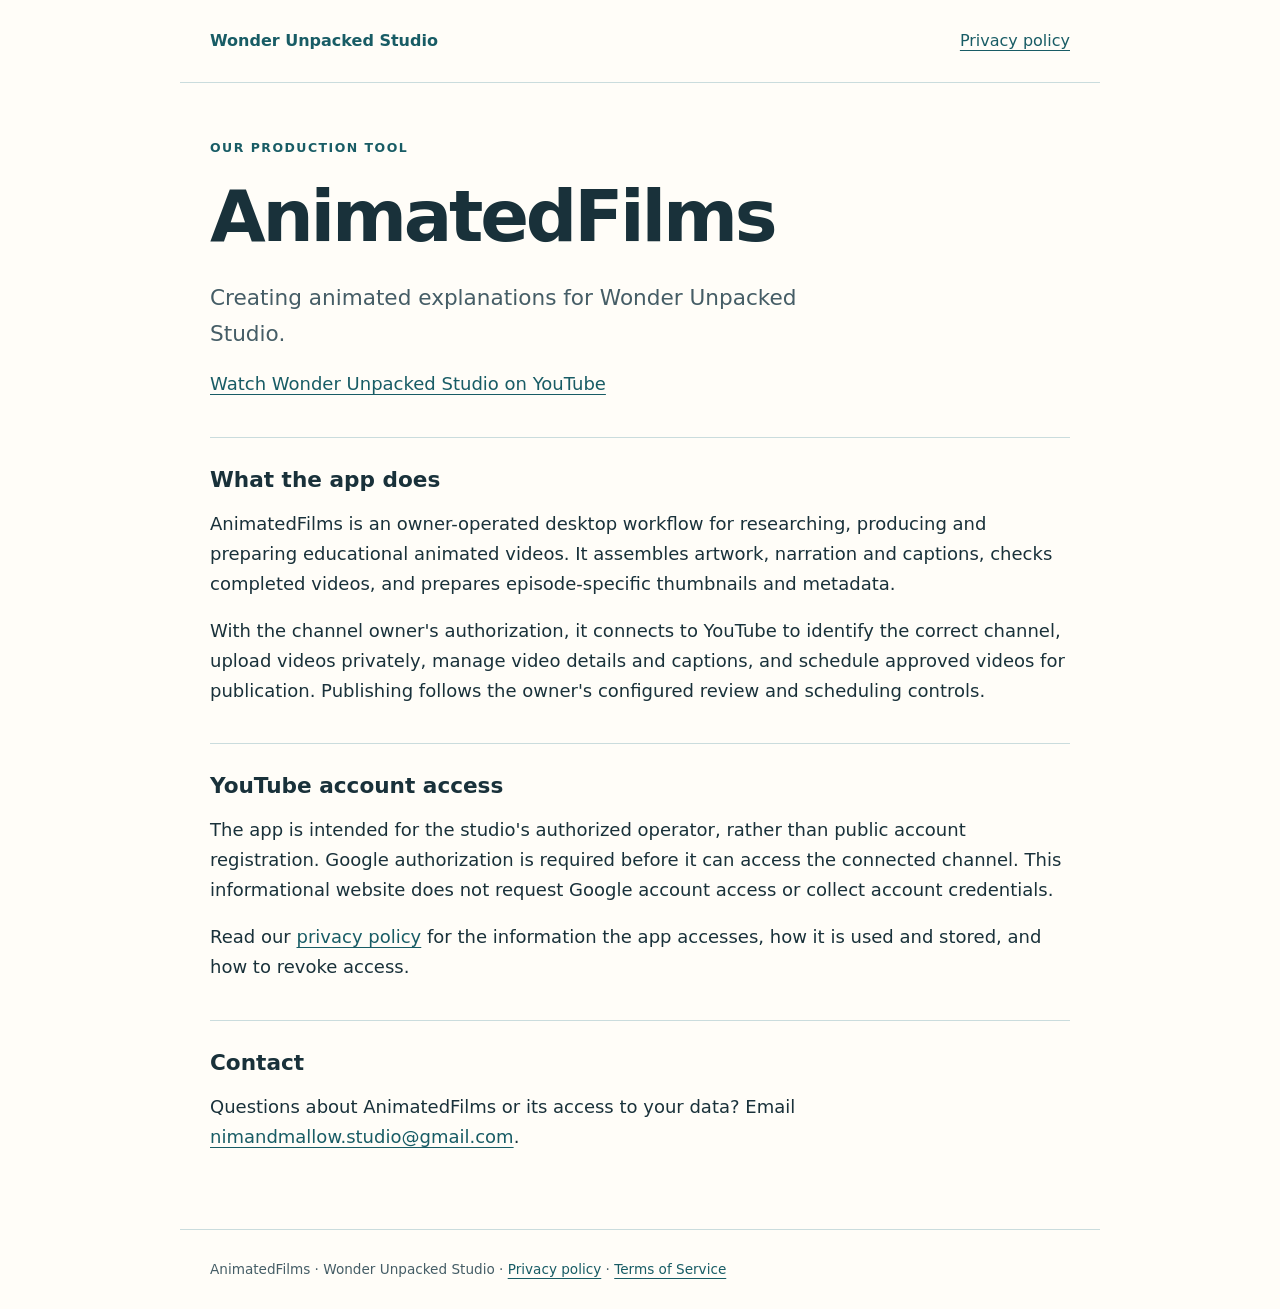
<file: index.html>
<!doctype html>
<html lang="en">
<head>
  <meta charset="utf-8">
  <meta name="viewport" content="width=device-width, initial-scale=1">
  <meta name="description" content="AnimatedFilms is the owner-operated production and YouTube publishing tool for Wonder Unpacked Studio.">
  <title>AnimatedFilms | Wonder Unpacked Studio</title>
  <meta name="google-site-verification" content="scfeGj7V_jiBT5llJP6jB5kS6LHQ4vNzjOL9-F2knAk" />
  <link rel="stylesheet" href="styles.css">
</head>
<body>
  <header><a class="brand" href="./">Wonder Unpacked Studio</a><nav aria-label="Main"><a href="privacy.html">Privacy policy</a></nav></header>
  <main>
    <p class="eyebrow">Our production tool</p>
    <h1>AnimatedFilms</h1>
    <p class="lead">Creating animated explanations for Wonder Unpacked Studio.</p>
    <p><a href="https://www.youtube.com/channel/UCvtK8NKBKQVSo_1a8SSViWw">Watch Wonder Unpacked Studio on YouTube</a></p>
    <section aria-labelledby="about"><h2 id="about">What the app does</h2>
      <p>AnimatedFilms is an owner-operated desktop workflow for researching, producing and preparing educational animated videos. It assembles artwork, narration and captions, checks completed videos, and prepares episode-specific thumbnails and metadata.</p>
      <p>With the channel owner's authorization, it connects to YouTube to identify the correct channel, upload videos privately, manage video details and captions, and schedule approved videos for publication. Publishing follows the owner's configured review and scheduling controls.</p>
    </section>
    <section aria-labelledby="access"><h2 id="access">YouTube account access</h2>
      <p>The app is intended for the studio's authorized operator, rather than public account registration. Google authorization is required before it can access the connected channel. This informational website does not request Google account access or collect account credentials.</p>
      <p>Read our <a href="privacy.html">privacy policy</a> for the information the app accesses, how it is used and stored, and how to revoke access.</p>
    </section>
    <section aria-labelledby="contact"><h2 id="contact">Contact</h2><p>Questions about AnimatedFilms or its access to your data? Email <a href="mailto:nimandmallow.studio@gmail.com">nimandmallow.studio@gmail.com</a>.</p></section>
  </main>
  <footer>AnimatedFilms · Wonder Unpacked Studio · <a href="privacy.html">Privacy policy</a> · <a href="terms.html">Terms of Service</a></footer>
</body>
</html>
</file>
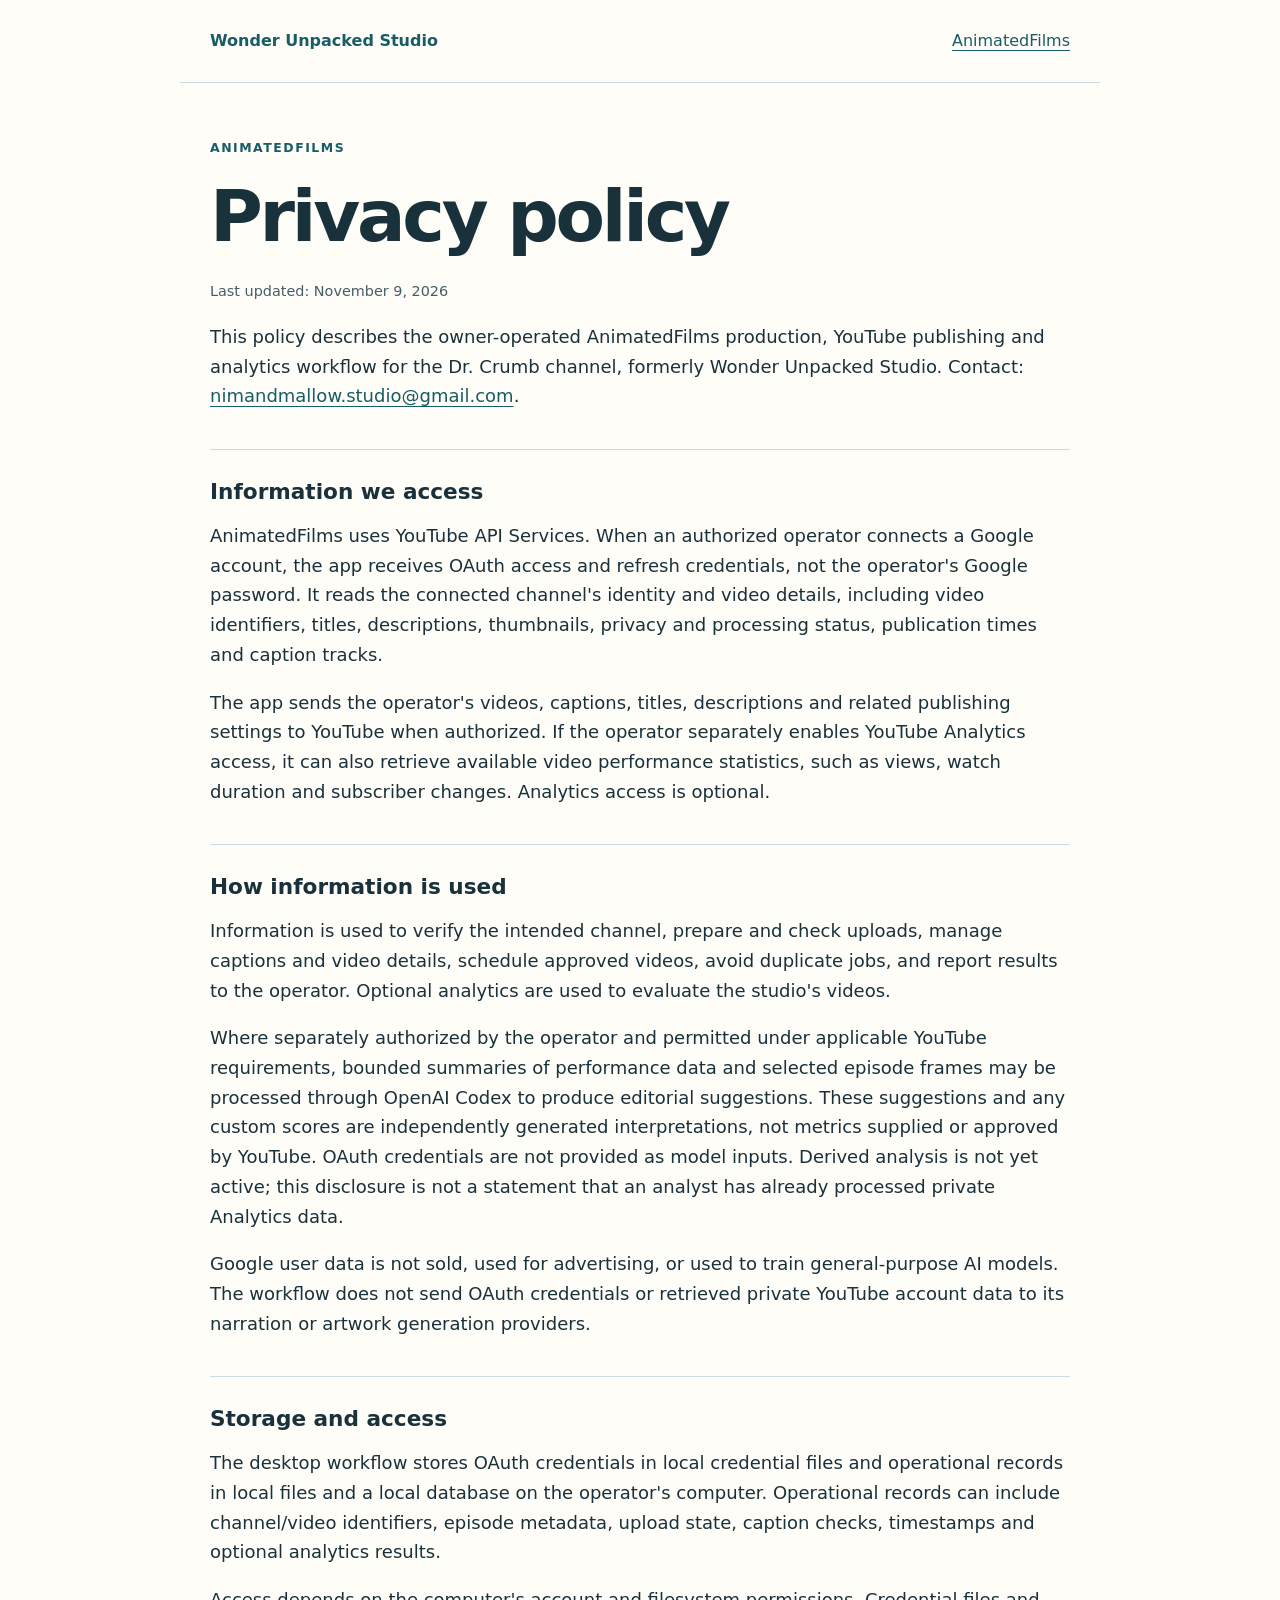
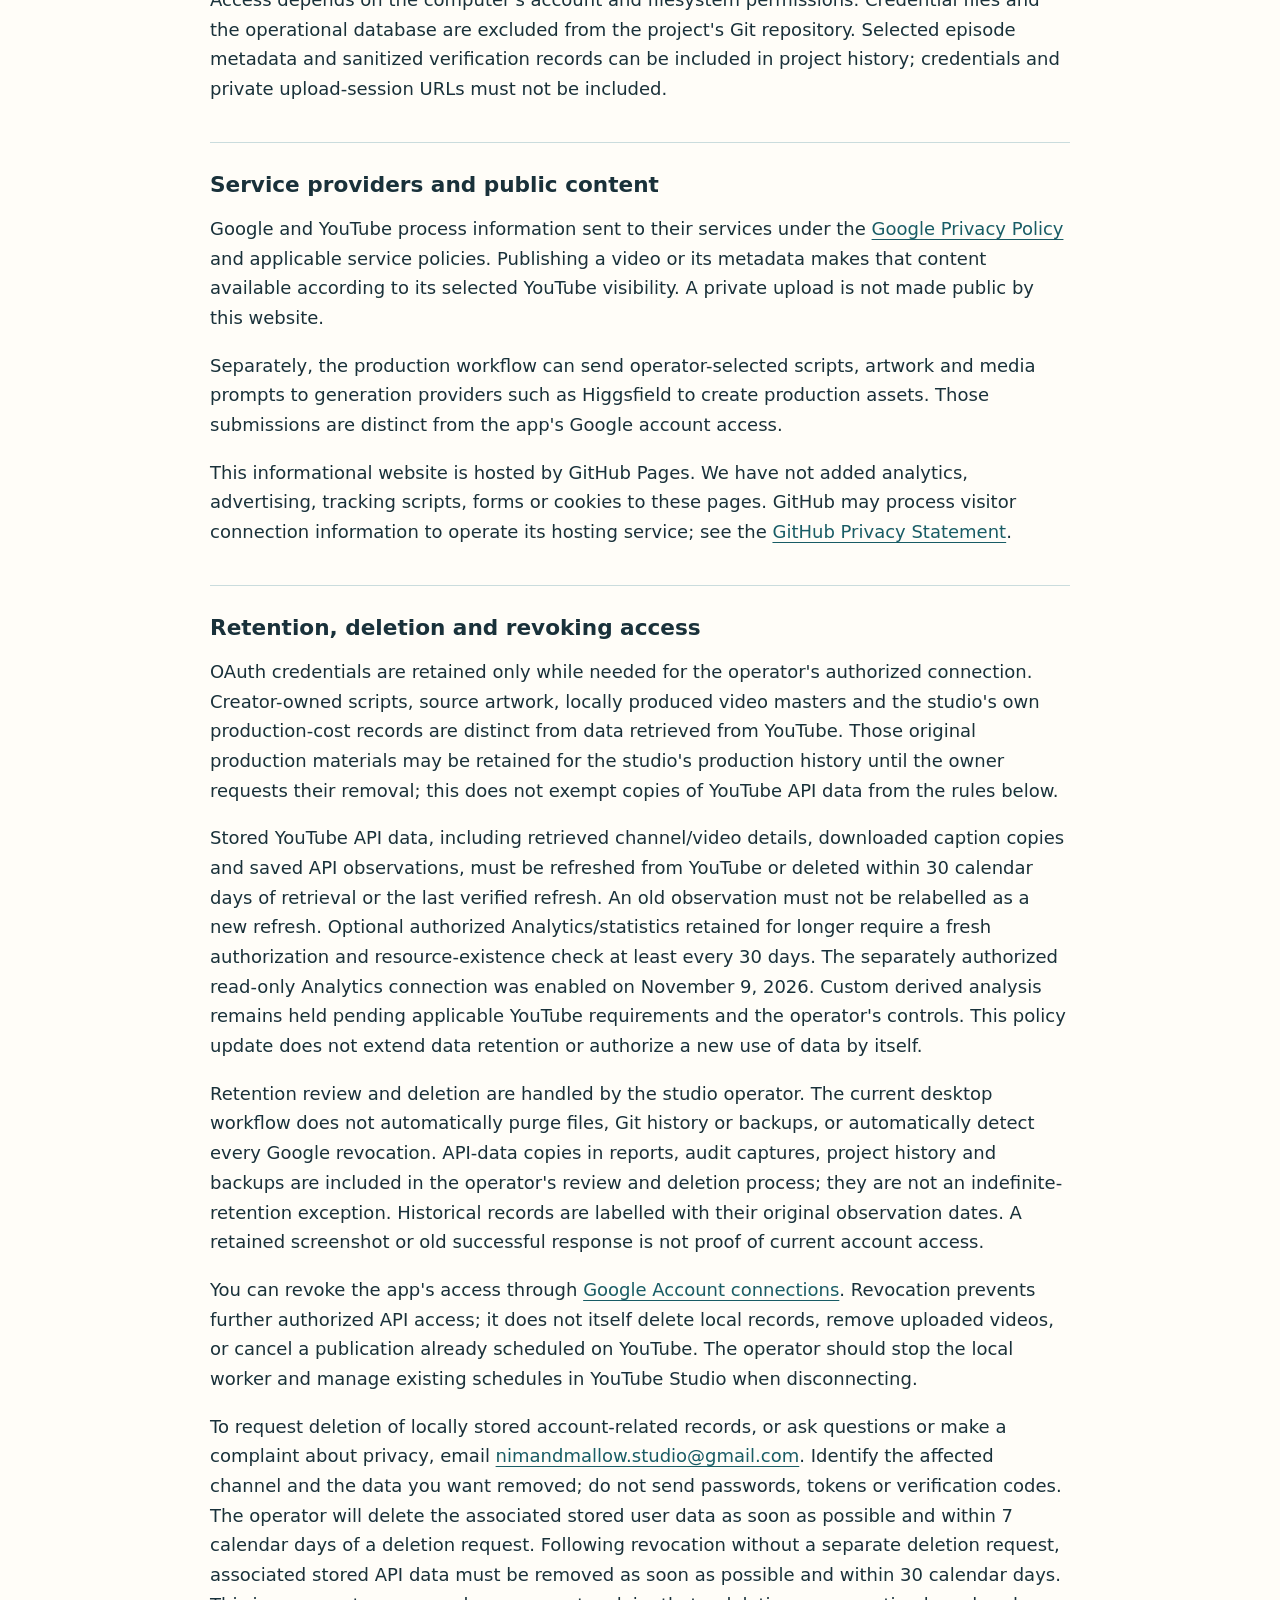
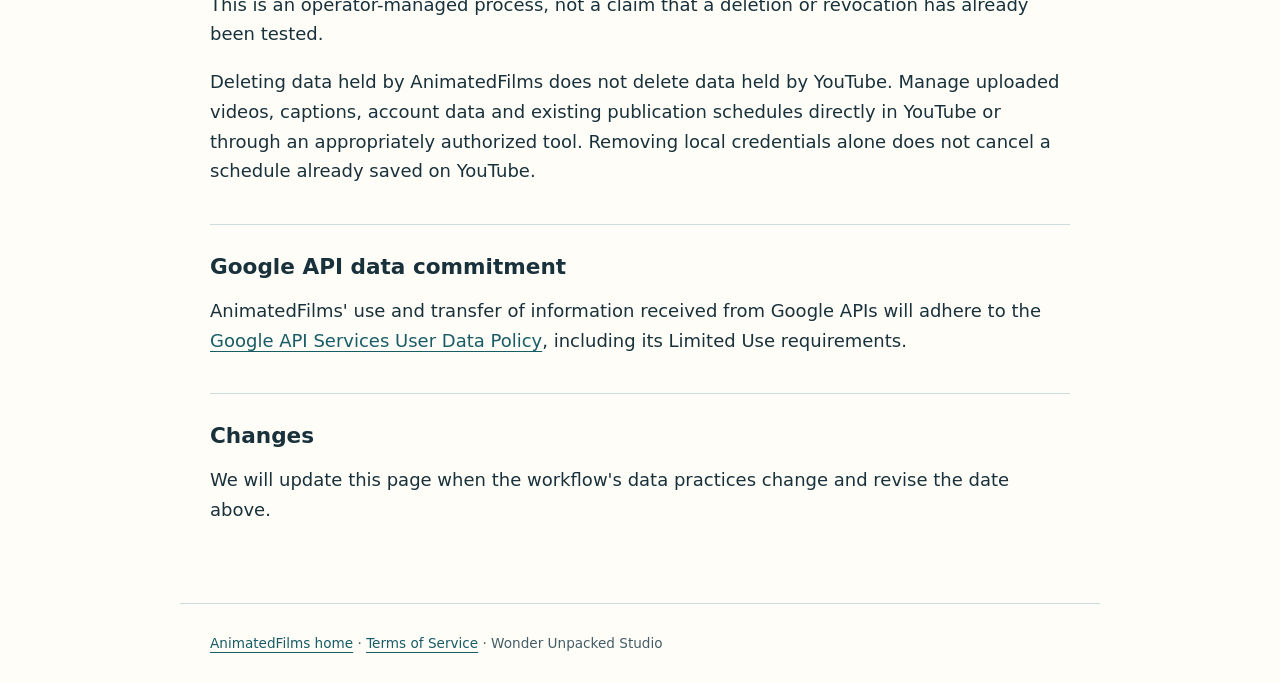
<file: privacy.html>
<!doctype html>
<html lang="en">
<head>
  <meta charset="utf-8">
  <meta name="viewport" content="width=device-width, initial-scale=1">
  <meta name="description" content="How AnimatedFilms accesses, uses and stores data for the Wonder Unpacked Studio production workflow.">
  <title>Privacy policy | AnimatedFilms</title>
  <link rel="stylesheet" href="styles.css">
</head>
<body>
  <header><a class="brand" href="./">Wonder Unpacked Studio</a><nav aria-label="Main"><a href="./">AnimatedFilms</a></nav></header>
  <main>
    <p class="eyebrow">AnimatedFilms</p><h1>Privacy policy</h1><p class="updated">Last updated: November 9, 2026</p>
    <p>This policy describes the owner-operated AnimatedFilms production, YouTube publishing and analytics workflow for the Dr. Crumb channel, formerly Wonder Unpacked Studio. Contact: <a href="mailto:nimandmallow.studio@gmail.com">nimandmallow.studio@gmail.com</a>.</p>
    <section><h2>Information we access</h2>
      <p>AnimatedFilms uses YouTube API Services. When an authorized operator connects a Google account, the app receives OAuth access and refresh credentials, not the operator's Google password. It reads the connected channel's identity and video details, including video identifiers, titles, descriptions, thumbnails, privacy and processing status, publication times and caption tracks.</p>
      <p>The app sends the operator's videos, captions, titles, descriptions and related publishing settings to YouTube when authorized. If the operator separately enables YouTube Analytics access, it can also retrieve available video performance statistics, such as views, watch duration and subscriber changes. Analytics access is optional.</p>
    </section>
    <section><h2>How information is used</h2>
      <p>Information is used to verify the intended channel, prepare and check uploads, manage captions and video details, schedule approved videos, avoid duplicate jobs, and report results to the operator. Optional analytics are used to evaluate the studio's videos.</p>
      <p>Where separately authorized by the operator and permitted under applicable YouTube requirements, bounded summaries of performance data and selected episode frames may be processed through OpenAI Codex to produce editorial suggestions. These suggestions and any custom scores are independently generated interpretations, not metrics supplied or approved by YouTube. OAuth credentials are not provided as model inputs. Derived analysis is not yet active; this disclosure is not a statement that an analyst has already processed private Analytics data.</p>
      <p>Google user data is not sold, used for advertising, or used to train general-purpose AI models. The workflow does not send OAuth credentials or retrieved private YouTube account data to its narration or artwork generation providers.</p>
    </section>
    <section><h2>Storage and access</h2>
      <p>The desktop workflow stores OAuth credentials in local credential files and operational records in local files and a local database on the operator's computer. Operational records can include channel/video identifiers, episode metadata, upload state, caption checks, timestamps and optional analytics results.</p>
      <p>Access depends on the computer's account and filesystem permissions. Credential files and the operational database are excluded from the project's Git repository. Selected episode metadata and sanitized verification records can be included in project history; credentials and private upload-session URLs must not be included.</p>
    </section>
    <section><h2>Service providers and public content</h2>
      <p>Google and YouTube process information sent to their services under the <a href="https://policies.google.com/privacy">Google Privacy Policy</a> and applicable service policies. Publishing a video or its metadata makes that content available according to its selected YouTube visibility. A private upload is not made public by this website.</p>
      <p>Separately, the production workflow can send operator-selected scripts, artwork and media prompts to generation providers such as Higgsfield to create production assets. Those submissions are distinct from the app's Google account access.</p>
      <p>This informational website is hosted by GitHub Pages. We have not added analytics, advertising, tracking scripts, forms or cookies to these pages. GitHub may process visitor connection information to operate its hosting service; see the <a href="https://docs.github.com/en/site-policy/privacy-policies/github-general-privacy-statement">GitHub Privacy Statement</a>.</p>
    </section>
    <section><h2>Retention, deletion and revoking access</h2>
      <p>OAuth credentials are retained only while needed for the operator's authorized connection. Creator-owned scripts, source artwork, locally produced video masters and the studio's own production-cost records are distinct from data retrieved from YouTube. Those original production materials may be retained for the studio's production history until the owner requests their removal; this does not exempt copies of YouTube API data from the rules below.</p>
      <p>Stored YouTube API data, including retrieved channel/video details, downloaded caption copies and saved API observations, must be refreshed from YouTube or deleted within 30 calendar days of retrieval or the last verified refresh. An old observation must not be relabelled as a new refresh. Optional authorized Analytics/statistics retained for longer require a fresh authorization and resource-existence check at least every 30 days. The separately authorized read-only Analytics connection was enabled on November 9, 2026. Custom derived analysis remains held pending applicable YouTube requirements and the operator's controls. This policy update does not extend data retention or authorize a new use of data by itself.</p>
      <p>Retention review and deletion are handled by the studio operator. The current desktop workflow does not automatically purge files, Git history or backups, or automatically detect every Google revocation. API-data copies in reports, audit captures, project history and backups are included in the operator's review and deletion process; they are not an indefinite-retention exception. Historical records are labelled with their original observation dates. A retained screenshot or old successful response is not proof of current account access.</p>
      <p>You can revoke the app's access through <a href="https://myaccount.google.com/connections">Google Account connections</a>. Revocation prevents further authorized API access; it does not itself delete local records, remove uploaded videos, or cancel a publication already scheduled on YouTube. The operator should stop the local worker and manage existing schedules in YouTube Studio when disconnecting.</p>
      <p>To request deletion of locally stored account-related records, or ask questions or make a complaint about privacy, email <a href="mailto:nimandmallow.studio@gmail.com?subject=AnimatedFilms%20privacy%20or%20deletion%20request">nimandmallow.studio@gmail.com</a>. Identify the affected channel and the data you want removed; do not send passwords, tokens or verification codes. The operator will delete the associated stored user data as soon as possible and within 7 calendar days of a deletion request. Following revocation without a separate deletion request, associated stored API data must be removed as soon as possible and within 30 calendar days. This is an operator-managed process, not a claim that a deletion or revocation has already been tested.</p>
      <p>Deleting data held by AnimatedFilms does not delete data held by YouTube. Manage uploaded videos, captions, account data and existing publication schedules directly in YouTube or through an appropriately authorized tool. Removing local credentials alone does not cancel a schedule already saved on YouTube.</p>
    </section>
    <section><h2>Google API data commitment</h2><p>AnimatedFilms' use and transfer of information received from Google APIs will adhere to the <a href="https://developers.google.com/terms/api-services-user-data-policy">Google API Services User Data Policy</a>, including its Limited Use requirements.</p></section>
    <section><h2>Changes</h2><p>We will update this page when the workflow's data practices change and revise the date above.</p></section>
  </main>
  <footer><a href="./">AnimatedFilms home</a> · <a href="terms.html">Terms of Service</a> · Wonder Unpacked Studio</footer>
</body>
</html>
</file>
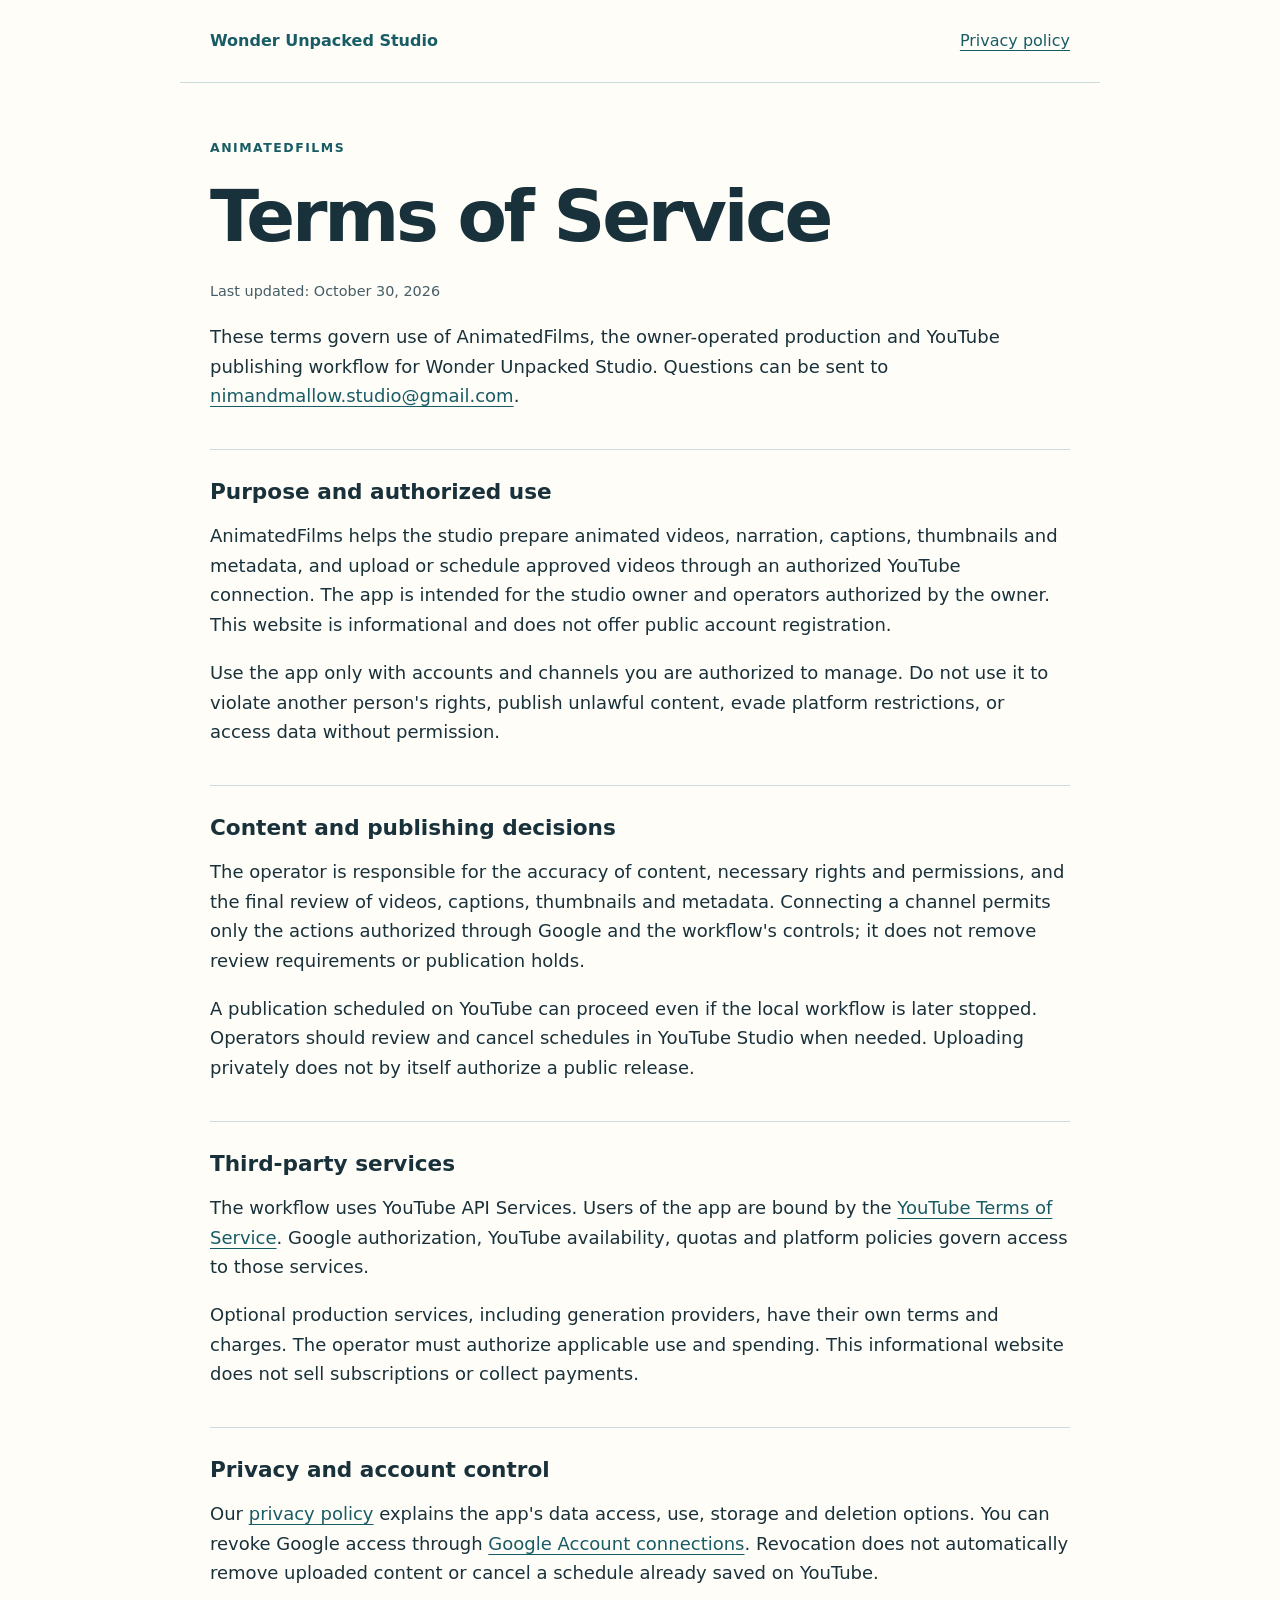
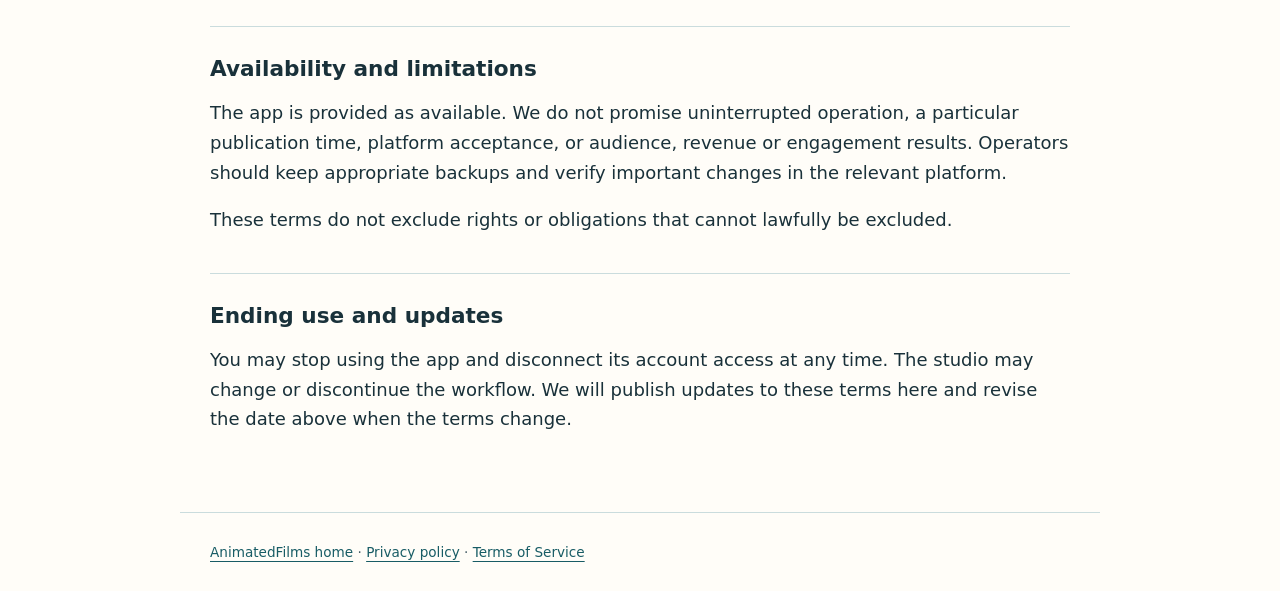
<file: terms.html>
<!doctype html>
<html lang="en">
<head>
  <meta charset="utf-8">
  <meta name="viewport" content="width=device-width, initial-scale=1">
  <meta name="description" content="Terms for using AnimatedFilms, the owner-operated Wonder Unpacked Studio production and publishing workflow.">
  <title>Terms of Service | AnimatedFilms</title>
  <link rel="stylesheet" href="styles.css">
</head>
<body>
  <header><a class="brand" href="./">Wonder Unpacked Studio</a><nav aria-label="Main"><a href="privacy.html">Privacy policy</a></nav></header>
  <main>
    <p class="eyebrow">AnimatedFilms</p><h1>Terms of Service</h1><p class="updated">Last updated: October 30, 2026</p>
    <p>These terms govern use of AnimatedFilms, the owner-operated production and YouTube publishing workflow for Wonder Unpacked Studio. Questions can be sent to <a href="mailto:nimandmallow.studio@gmail.com">nimandmallow.studio@gmail.com</a>.</p>
    <section><h2>Purpose and authorized use</h2>
      <p>AnimatedFilms helps the studio prepare animated videos, narration, captions, thumbnails and metadata, and upload or schedule approved videos through an authorized YouTube connection. The app is intended for the studio owner and operators authorized by the owner. This website is informational and does not offer public account registration.</p>
      <p>Use the app only with accounts and channels you are authorized to manage. Do not use it to violate another person's rights, publish unlawful content, evade platform restrictions, or access data without permission.</p>
    </section>
    <section><h2>Content and publishing decisions</h2>
      <p>The operator is responsible for the accuracy of content, necessary rights and permissions, and the final review of videos, captions, thumbnails and metadata. Connecting a channel permits only the actions authorized through Google and the workflow's controls; it does not remove review requirements or publication holds.</p>
      <p>A publication scheduled on YouTube can proceed even if the local workflow is later stopped. Operators should review and cancel schedules in YouTube Studio when needed. Uploading privately does not by itself authorize a public release.</p>
    </section>
    <section><h2>Third-party services</h2>
      <p>The workflow uses YouTube API Services. Users of the app are bound by the <a href="https://www.youtube.com/t/terms">YouTube Terms of Service</a>. Google authorization, YouTube availability, quotas and platform policies govern access to those services.</p>
      <p>Optional production services, including generation providers, have their own terms and charges. The operator must authorize applicable use and spending. This informational website does not sell subscriptions or collect payments.</p>
    </section>
    <section><h2>Privacy and account control</h2>
      <p>Our <a href="privacy.html">privacy policy</a> explains the app's data access, use, storage and deletion options. You can revoke Google access through <a href="https://myaccount.google.com/connections">Google Account connections</a>. Revocation does not automatically remove uploaded content or cancel a schedule already saved on YouTube.</p>
    </section>
    <section><h2>Availability and limitations</h2>
      <p>The app is provided as available. We do not promise uninterrupted operation, a particular publication time, platform acceptance, or audience, revenue or engagement results. Operators should keep appropriate backups and verify important changes in the relevant platform.</p>
      <p>These terms do not exclude rights or obligations that cannot lawfully be excluded.</p>
    </section>
    <section><h2>Ending use and updates</h2>
      <p>You may stop using the app and disconnect its account access at any time. The studio may change or discontinue the workflow. We will publish updates to these terms here and revise the date above when the terms change.</p>
    </section>
  </main>
  <footer><a href="./">AnimatedFilms home</a> · <a href="privacy.html">Privacy policy</a> · <a href="terms.html">Terms of Service</a></footer>
</body>
</html>
</file>
<file: styles.css>
:root{color-scheme:light;--ink:#19313a;--muted:#455d66;--line:#cadcdd;--paper:#fffdf8;--accent:#185c65}
*{box-sizing:border-box}
body{margin:0;background:var(--paper);color:var(--ink);font:18px/1.65 system-ui,-apple-system,"Segoe UI",sans-serif}
header,main,footer{max-width:920px;margin:auto;padding:28px 30px}
header{display:flex;align-items:center;justify-content:space-between;gap:20px;border-bottom:1px solid var(--line);font-size:16px}
.brand{font-weight:750;text-decoration:none}
a{color:var(--accent);text-underline-offset:4px;overflow-wrap:anywhere}
a:hover{text-decoration-thickness:2px}
a:focus-visible{outline:3px solid var(--accent);outline-offset:5px}
main{padding-top:55px;padding-bottom:60px}
h1{font-size:clamp(2.4rem,7vw,4.5rem);line-height:1.1;letter-spacing:-.045em;margin:10px 0 24px}
h2{font-size:1.35rem;line-height:1.3;margin:0 0 15px}
p{margin:0 0 18px}
.eyebrow{text-transform:uppercase;letter-spacing:.12em;font-size:.78rem;font-weight:750;color:var(--accent)}
.lead{font-size:1.35rem;max-width:650px;color:var(--muted)}
.updated{font-size:.9rem;color:var(--muted)}
section{margin-top:38px;padding-top:28px;border-top:1px solid var(--line)}
footer{border-top:1px solid var(--line);font-size:.85rem;color:var(--muted)}
@media(max-width:540px){header,main,footer{padding-left:22px;padding-right:22px}header{align-items:flex-start;flex-direction:column;gap:10px}main{padding-top:36px}body{font-size:17px}}
</file>
